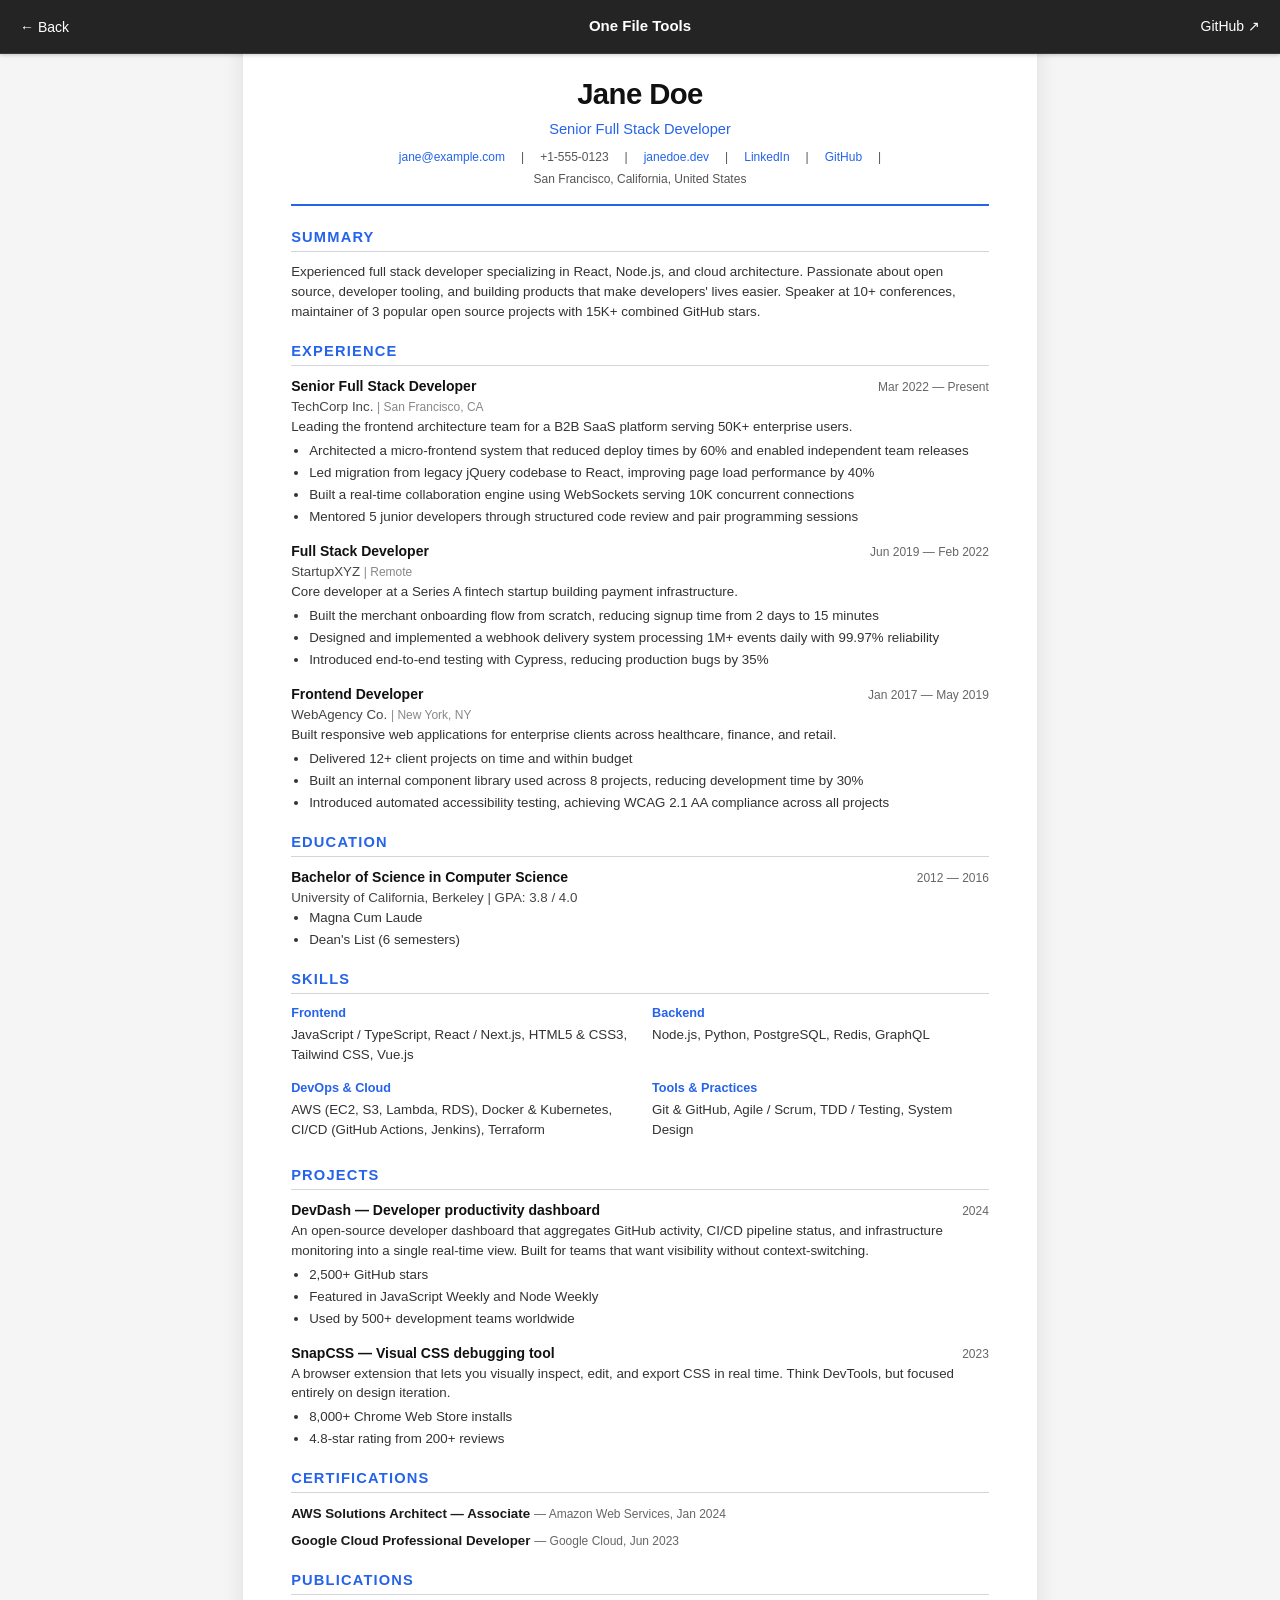
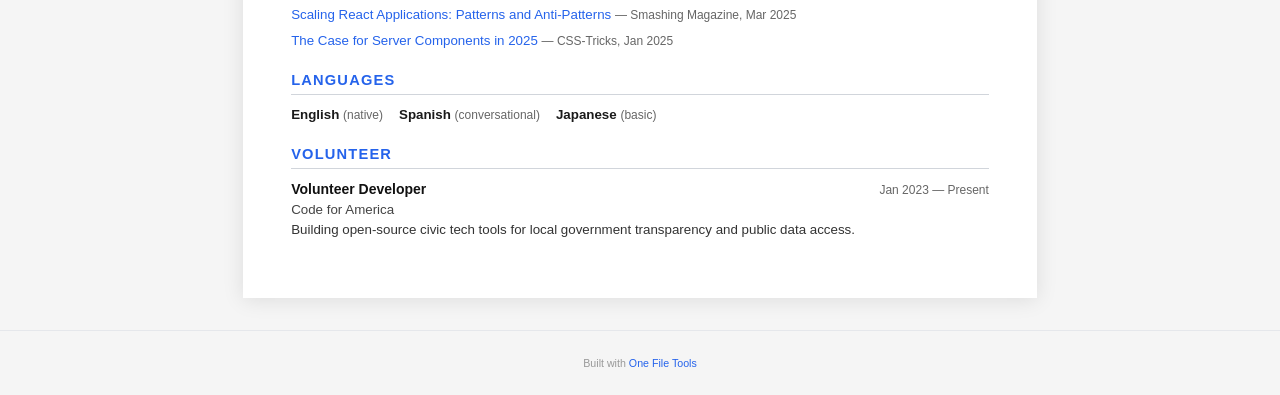
<file: resume/themes/classic.html>
<!DOCTYPE html>
<html lang="en">
<head>
<meta charset="UTF-8">
<meta name="viewport" content="width=device-width, initial-scale=1.0">
<title>Jane Doe — Resume</title>
  <link rel="stylesheet" href="../../assets/css/previewBar.css">
<style>
@page { size: A4; margin: 15mm 20mm; }

*, *::before, *::after { box-sizing: border-box; margin: 0; padding: 0; }

body {
  font-family: "Segoe UI", -apple-system, BlinkMacSystemFont, Roboto, "Helvetica Neue", Arial, sans-serif;
  font-size: 10.5pt;
  line-height: 1.5;
  color: #1a1a1a;
  background: #f5f5f5;
}

.page {
  max-width: 210mm;
  margin: 2rem auto;
  background: #fff;
  padding: 40px 48px;
  box-shadow: 0 2px 20px rgba(0,0,0,0.1);
}

/* ── Header ──────────────────────────── */
header { text-align: center; margin-bottom: 20px; padding-bottom: 16px; border-bottom: 2px solid #2563eb; }
h1 { font-size: 22pt; font-weight: 700; color: #111; letter-spacing: -0.02em; margin-bottom: 2px; }
.title { font-size: 11pt; color: #2563eb; font-weight: 500; margin-bottom: 8px; }
.contact-line { font-size: 9pt; color: #555; display: flex; justify-content: center; flex-wrap: wrap; gap: 4px 16px; }
.contact-line a { color: #2563eb; text-decoration: none; }

/* ── Sections ────────────────────────── */
section { margin-bottom: 18px; }
h2 {
  font-size: 11pt; font-weight: 700; text-transform: uppercase;
  letter-spacing: 0.08em; color: #2563eb;
  border-bottom: 1px solid #d1d5db; padding-bottom: 3px; margin-bottom: 10px;
}
h3 { font-size: 10.5pt; font-weight: 600; color: #111; }
.meta { font-size: 9pt; color: #666; margin-bottom: 4px; }
.description { font-size: 10pt; color: #333; margin-bottom: 4px; }
ul { padding-left: 18px; margin-bottom: 8px; }
li { font-size: 10pt; color: #333; margin-bottom: 2px; }

/* ── Experience & Education entries ─── */
.entry { margin-bottom: 14px; }
.entry-header { display: flex; justify-content: space-between; align-items: baseline; flex-wrap: wrap; gap: 4px; }
.entry-header h3 { flex: 1; }
.entry-header .dates { font-size: 9pt; color: #666; white-space: nowrap; }
.company { font-size: 10pt; color: #444; font-weight: 500; }
.entry-location { font-size: 9pt; color: #888; }

/* ── Skills ───────────────────────────── */
.skills-section { display: grid; grid-template-columns: 1fr 1fr; gap: 8px 24px; }
.skill-category { margin-bottom: 6px; }
.skill-category h3 { font-size: 9.5pt; color: #2563eb; font-weight: 600; margin-bottom: 2px; }
.skill-list { font-size: 10pt; color: #333; }

/* ── Certifications ──────────────────── */
.cert-item { margin-bottom: 6px; }
.cert-item .cert-name { font-weight: 600; font-size: 10pt; }
.cert-item .cert-meta { font-size: 9pt; color: #666; }

/* ── Languages ───────────────────────── */
.lang-list { display: flex; gap: 16px; flex-wrap: wrap; font-size: 10pt; }
.lang-item .lang-name { font-weight: 600; }
.lang-item .lang-level { color: #666; font-size: 9pt; }

/* ── Publications ────────────────────── */
.pub-item { margin-bottom: 6px; font-size: 10pt; }
.pub-item a { color: #2563eb; text-decoration: none; }
.pub-meta { font-size: 9pt; color: #666; }

/* ── Responsive (screen) ─────────────── */
@media screen and (max-width: 700px) {
  .page { margin: 0; padding: 24px 20px; box-shadow: none; }
  .skills-section { grid-template-columns: 1fr; }
  .entry-header { flex-direction: column; }
}

/* ── Print ────────────────────────────── */
@media print {
  body { background: #fff; font-size: 10pt; }
  .page { margin: 0; padding: 0; box-shadow: none; max-width: none; }
  a { color: #000; text-decoration: none; }
  header { border-bottom-color: #000; }
  h2 { color: #000; border-bottom-color: #999; }
  .title { color: #333; }
  .contact-line a { color: #333; }
  h2 { break-after: avoid; }
  .entry { break-inside: avoid; }
  section { break-inside: avoid; }
}
</style>
</head>
<body data-fallback="../index.html">
<div class="page">

<header>
  <h1>Jane Doe</h1>
  <div class="title">Senior Full Stack Developer</div>
  <div class="contact-line"><a href="mailto:jane@example.com">jane@example.com</a><span aria-hidden="true"> | </span>+1-555-0123<span aria-hidden="true"> | </span><a href="https://janedoe.dev">janedoe.dev</a><span aria-hidden="true"> | </span><a href="https://linkedin.com/in/janedoe">LinkedIn</a><span aria-hidden="true"> | </span><a href="https://github.com/janedoe">GitHub</a><span aria-hidden="true"> | </span>San Francisco, California, United States</div>
</header>

<section>
  <h2>Summary</h2>
  <p class="description">Experienced full stack developer specializing in React, Node.js, and cloud architecture. Passionate about open source, developer tooling, and building products that make developers&#39; lives easier. Speaker at 10+ conferences, maintainer of 3 popular open source projects with 15K+ combined GitHub stars.</p>
</section>

<section>
  <h2>Experience</h2>
  <div class="entry">
    <div class="entry-header">
      <h3>Senior Full Stack Developer</h3>
      <span class="dates"><time datetime="2022-03">Mar 2022</time> — Present</span>
    </div>
    <div class="company">TechCorp Inc. <span class="entry-location">| San Francisco, CA</span></div>
    <p class="description">Leading the frontend architecture team for a B2B SaaS platform serving 50K+ enterprise users.</p>
    <ul><li>Architected a micro-frontend system that reduced deploy times by 60% and enabled independent team releases</li><li>Led migration from legacy jQuery codebase to React, improving page load performance by 40%</li><li>Built a real-time collaboration engine using WebSockets serving 10K concurrent connections</li><li>Mentored 5 junior developers through structured code review and pair programming sessions</li></ul>
  </div><div class="entry">
    <div class="entry-header">
      <h3>Full Stack Developer</h3>
      <span class="dates"><time datetime="2019-06">Jun 2019</time> — <time datetime="2022-02">Feb 2022</time></span>
    </div>
    <div class="company">StartupXYZ <span class="entry-location">| Remote</span></div>
    <p class="description">Core developer at a Series A fintech startup building payment infrastructure.</p>
    <ul><li>Built the merchant onboarding flow from scratch, reducing signup time from 2 days to 15 minutes</li><li>Designed and implemented a webhook delivery system processing 1M+ events daily with 99.97% reliability</li><li>Introduced end-to-end testing with Cypress, reducing production bugs by 35%</li></ul>
  </div><div class="entry">
    <div class="entry-header">
      <h3>Frontend Developer</h3>
      <span class="dates"><time datetime="2017-01">Jan 2017</time> — <time datetime="2019-05">May 2019</time></span>
    </div>
    <div class="company">WebAgency Co. <span class="entry-location">| New York, NY</span></div>
    <p class="description">Built responsive web applications for enterprise clients across healthcare, finance, and retail.</p>
    <ul><li>Delivered 12+ client projects on time and within budget</li><li>Built an internal component library used across 8 projects, reducing development time by 30%</li><li>Introduced automated accessibility testing, achieving WCAG 2.1 AA compliance across all projects</li></ul>
  </div>
</section>

<section>
  <h2>Education</h2>
  <div class="entry">
    <div class="entry-header">
      <h3>Bachelor of Science in Computer Science</h3>
      <span class="dates"><time datetime="2012">2012</time> — <time datetime="2016">2016</time></span>
    </div>
    <div class="company">University of California, Berkeley | GPA: 3.8 / 4.0</div>
    <ul><li>Magna Cum Laude</li><li>Dean&#39;s List (6 semesters)</li></ul>
  </div>
</section>

<section>
  <h2>Skills</h2>
  <div class="skills-section">
    <div class="skill-category">
      <h3>Frontend</h3>
      <div class="skill-list">JavaScript / TypeScript, React / Next.js, HTML5 &amp; CSS3, Tailwind CSS, Vue.js</div>
    </div><div class="skill-category">
      <h3>Backend</h3>
      <div class="skill-list">Node.js, Python, PostgreSQL, Redis, GraphQL</div>
    </div><div class="skill-category">
      <h3>DevOps &amp; Cloud</h3>
      <div class="skill-list">AWS (EC2, S3, Lambda, RDS), Docker &amp; Kubernetes, CI/CD (GitHub Actions, Jenkins), Terraform</div>
    </div><div class="skill-category">
      <h3>Tools &amp; Practices</h3>
      <div class="skill-list">Git &amp; GitHub, Agile / Scrum, TDD / Testing, System Design</div>
    </div>
  </div>
</section>

<section>
  <h2>Projects</h2>
  <div class="entry">
    <div class="entry-header">
      <h3>DevDash — Developer productivity dashboard</h3>
      <span class="dates">2024</span>
    </div>
    <p class="description">An open-source developer dashboard that aggregates GitHub activity, CI/CD pipeline status, and infrastructure monitoring into a single real-time view. Built for teams that want visibility without context-switching.</p>
    <ul><li>2,500+ GitHub stars</li><li>Featured in JavaScript Weekly and Node Weekly</li><li>Used by 500+ development teams worldwide</li></ul>
  </div><div class="entry">
    <div class="entry-header">
      <h3>SnapCSS — Visual CSS debugging tool</h3>
      <span class="dates">2023</span>
    </div>
    <p class="description">A browser extension that lets you visually inspect, edit, and export CSS in real time. Think DevTools, but focused entirely on design iteration.</p>
    <ul><li>8,000+ Chrome Web Store installs</li><li>4.8-star rating from 200+ reviews</li></ul>
  </div>
</section>

<section>
  <h2>Certifications</h2>
  <div class="cert-item">
    <span class="cert-name">AWS Solutions Architect — Associate</span>
    <span class="cert-meta"> — Amazon Web Services, <time datetime="2024-01">Jan 2024</time></span>
  </div><div class="cert-item">
    <span class="cert-name">Google Cloud Professional Developer</span>
    <span class="cert-meta"> — Google Cloud, <time datetime="2023-06">Jun 2023</time></span>
  </div>
</section>

<section>
  <h2>Publications</h2>
  <div class="pub-item">
    <a href="https://smashingmagazine.com/2025/03/scaling-react-applications/">Scaling React Applications: Patterns and Anti-Patterns</a>
    <span class="pub-meta"> — Smashing Magazine, <time datetime="2025-03">Mar 2025</time></span>
  </div><div class="pub-item">
    <a href="https://css-tricks.com/server-components-2025/">The Case for Server Components in 2025</a>
    <span class="pub-meta"> — CSS-Tricks, <time datetime="2025-01">Jan 2025</time></span>
  </div>
</section>

<section>
  <h2>Languages</h2>
  <div class="lang-list">
    <span class="lang-item"><span class="lang-name">English</span> <span class="lang-level">(native)</span></span><span class="lang-item"><span class="lang-name">Spanish</span> <span class="lang-level">(conversational)</span></span><span class="lang-item"><span class="lang-name">Japanese</span> <span class="lang-level">(basic)</span></span>
  </div>
</section>

<section>
  <h2>Volunteer</h2>
  <div class="entry">
    <div class="entry-header">
      <h3>Volunteer Developer</h3>
      <span class="dates"><time datetime="2023-01">Jan 2023</time> — Present</span>
    </div>
    <div class="company">Code for America</div>
    <p class="description">Building open-source civic tech tools for local government transparency and public data access.</p>
  </div>
</section>

</div>
<footer style="text-align:center;padding:1.5rem;font-size:8pt;color:#999;border-top:1px solid #e5e7eb;margin-top:1rem">
  <p>Built with <a href="https://github.com/praveenscience/One-File-Tools" style="color:#2563eb;text-decoration:none">One File Tools</a></p>
</footer>
<script src="../../assets/js/previewBar.js"></script>
</body>
</html>
</file>
<file: assets/css/previewBar.css>
/* Preview Bar */

.preview-bar {
    position: fixed;
    top: 0;
    left: 0;
    right: 0;

    height: 54px;

    display: grid;
    grid-template-columns: 1fr auto 1fr;
    align-items: center;

    padding: 0 20px;

    background: #242424;
    color: #fff;

    border-bottom: 1px solid #3a3a3a;
    box-shadow: 0 1px 4px rgba(0,0,0,.2);

    z-index: 9999;
}

.preview-back {
    justify-self: start;

    background: none;
    border: none;

    color: #fff;

    cursor: pointer;

    font-size: 14px;
    font-weight: 500;
}

.preview-back:hover {
    opacity: .8;
}

.preview-brand {
    justify-self: center;

    font-size: 15px;
    font-weight: 600;
}

.preview-github {
    justify-self: end;

    color: white;
    text-decoration: none;

    font-size: 14px;
}

.preview-github:hover {
    text-decoration: underline;
}
</file>
